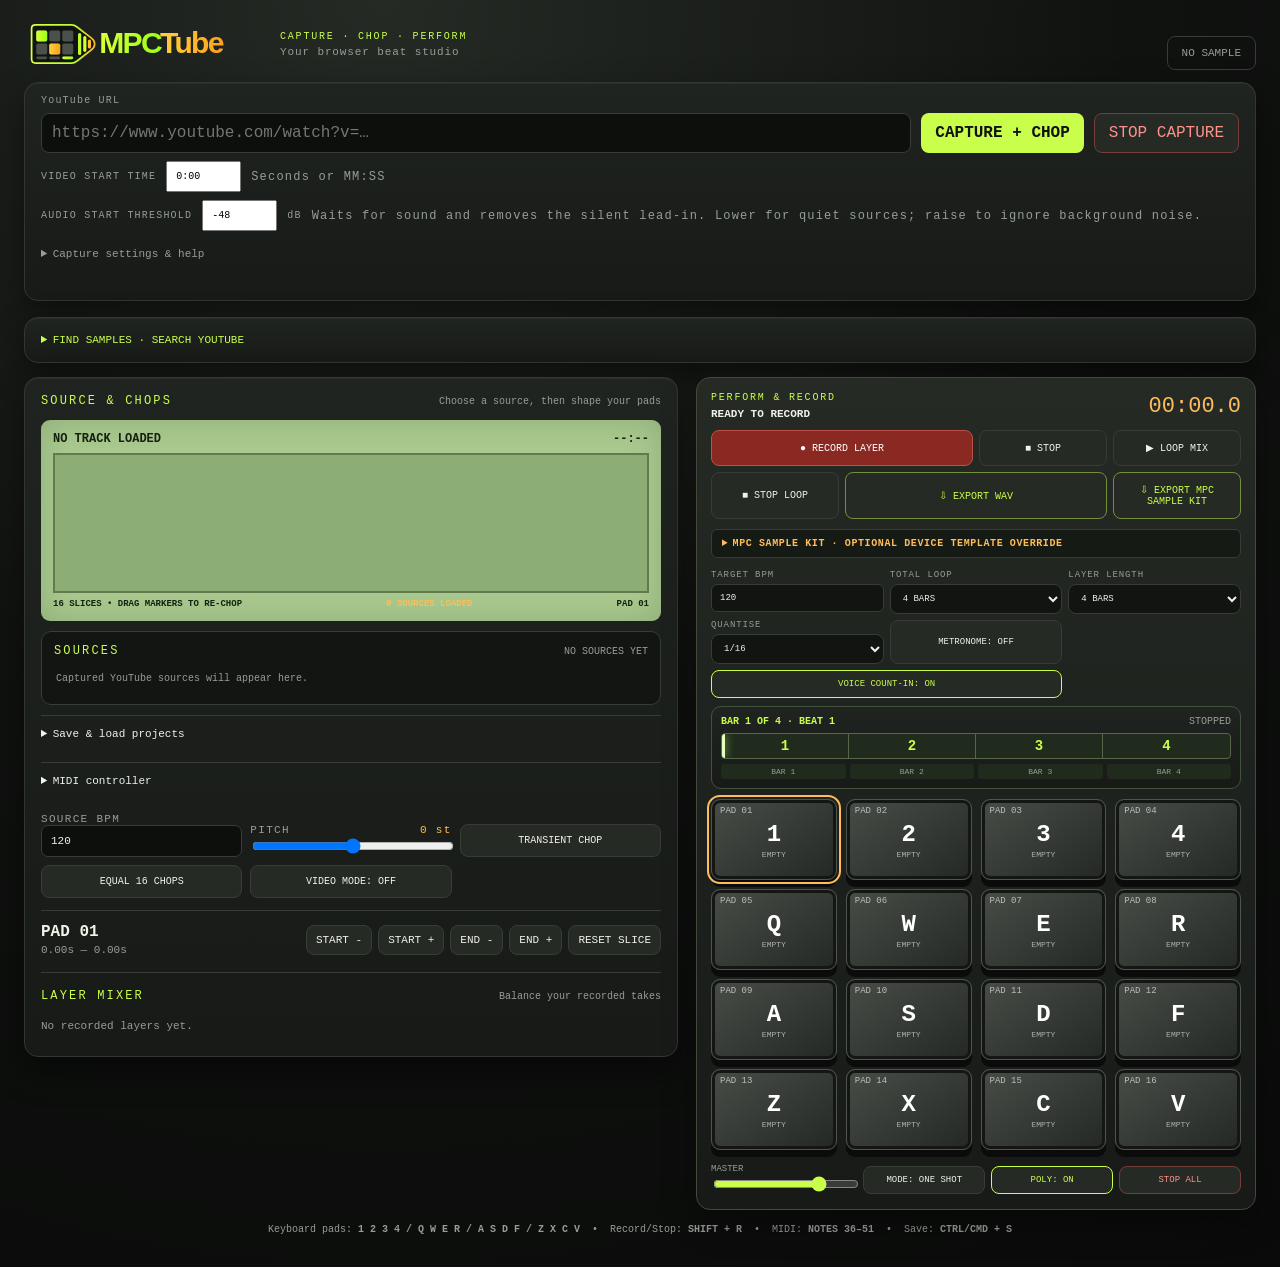
<file: docs/index.html>
<!DOCTYPE html>

<!-- pages-build:26 -->
<html lang="en">
<head>
<meta charset="utf-8"/>
<meta content="width=device-width, initial-scale=1" name="viewport"/>
<title>MPCTube — YouTube MPC Sampler</title>
<meta content="Turn YouTube samples into beats with MPCTube. Capture audio, chop it across 16 pads, record layered loops and export your mix as WAV in your browser." name="description"/>
<meta content="#101310" name="theme-color"/>
<link href="https://southernadd-cmyk.github.io/sample/" rel="canonical"/>
<link href="favicon.svg" rel="icon" type="image/svg+xml"/>
<link href="favicon.ico" rel="icon" sizes="16x16 32x32 48x48"/>
<link href="apple-touch-icon.png" rel="apple-touch-icon" sizes="180x180"/>
<meta content="website" property="og:type"/>
<meta content="MPCTube" property="og:site_name"/>
<meta content="MPCTube — Capture. Chop. Layer. Loop." property="og:title"/>
<meta content="Turn YouTube samples into beats. Chop across 16 pads, build layered loops and export your mix as WAV — all in your browser." property="og:description"/>
<meta content="https://southernadd-cmyk.github.io/sample/" property="og:url"/>
<meta content="https://southernadd-cmyk.github.io/sample/mpctube-social.png" property="og:image"/>
<meta content="image/png" property="og:image:type"/>
<meta content="1200" property="og:image:width"/>
<meta content="630" property="og:image:height"/>
<meta content="MPCTube pad and waveform logo. Capture. Chop. Layer. Loop. Turn YouTube samples into beats and export as WAV." property="og:image:alt"/>
<meta content="en_GB" property="og:locale"/>
<meta content="summary_large_image" name="twitter:card"/>
<meta content="MPCTube — Capture. Chop. Layer. Loop." name="twitter:title"/>
<meta content="Turn YouTube samples into beats. Capture, chop, layer and export your loop as WAV in your browser." name="twitter:description"/>
<meta content="https://southernadd-cmyk.github.io/sample/mpctube-social.png" name="twitter:image"/>
<meta content="MPCTube — Capture. Chop. Layer. Loop." name="twitter:image:alt"/>
<link href="style.css?v=20261001-studio" rel="stylesheet"/>
<style>.youtube-search{padding:12px 16px;margin-bottom:14px}.youtube-search summary{cursor:pointer;color:var(--lime);font-size:11px;padding:4px 0}.youtube-search[open] summary{margin-bottom:12px}.youtube-search a{color:var(--amber);font-size:11px}.youtube-search-results{display:grid;grid-template-columns:repeat(2,minmax(0,1fr));gap:10px;max-height:380px;overflow:auto}.youtube-search-result{padding:12px;background:#121612;border:1px solid var(--line);border-radius:8px}.youtube-search-result strong{display:block;font-size:12px;margin-bottom:6px}.youtube-search-result small{color:var(--muted);display:block;margin-bottom:10px}.youtube-search-actions{display:flex;gap:8px;flex-wrap:wrap}.youtube-search-actions button{font:inherit;font-size:10px;cursor:pointer;padding:8px;border-radius:6px;border:1px solid var(--line);background:#252a25;color:var(--ink)}@media(max-width:700px){.youtube-search-results{grid-template-columns:1fr}}</style></head>
<body>
<main class="shell">
<header class="topbar">
<div class="brand">
<img alt="MPCTube" class="brand-logo" src="mpctube-logo.svg"/>
<div class="brand-copy">
<div class="eyebrow">CAPTURE · CHOP · PERFORM</div>
<div class="brand-tagline">Your browser beat studio</div>
</div>
</div>
<div class="status" id="audioState">NO SAMPLE</div>
</header>
<section class="loader panel">
<label for="youtubeUrl">YouTube URL</label>
<div class="load-row">
<input autocomplete="off" id="youtubeUrl" placeholder="https://www.youtube.com/watch?v=…" type="url"/>
<button class="primary" id="captureYoutube">CAPTURE + CHOP</button>
<button class="danger" disabled="" id="stopCapture">STOP CAPTURE</button>
</div><label class="capture-threshold" for="captureStart">VIDEO START TIME
        <input aria-describedby="captureStartHint" id="captureStart" placeholder="1:30" type="text" value="0:00"/>
<span class="hint" id="captureStartHint">Seconds or MM:SS</span>
</label><label class="capture-threshold" for="captureThreshold">AUDIO START THRESHOLD
        <input id="captureThreshold" max="-12" min="-72" step="3" type="number" value="-48"/> dB
        <span class="hint">Waits for sound and removes the silent lead-in. Lower for quiet sources; raise to ignore background noise.</span>
</label><details class="capture-options"><summary>Capture settings &amp; help</summary><div class="capture-row">
<span class="hint">Choose <strong>This Tab</strong> in Chrome and enable tab audio. Let the section you want play, then stop capture. Everything stays in your browser.</span>
</div></details>
<div aria-live="polite" class="message" id="message"></div>
</section>
<details class="youtube-search panel"><summary>FIND SAMPLES · SEARCH YOUTUBE</summary>
<form id="youtubeSearchForm" class="load-row"><input id="youtubeSearchQuery" type="search" maxlength="200" placeholder="Search artists, drum breaks, vocals…" aria-label="Search YouTube" required><button id="youtubeSearchButton" class="primary" type="submit">SEARCH</button></form>
<a id="youtubeSearchExternal" href="https://www.youtube.com/" target="_blank" rel="noopener noreferrer">Open YouTube Search ↗</a>
<p class="hint">Search provided by a public Invidious instance. Availability may vary.</p><p id="youtubeSearchStatus" class="hint" role="status"></p><div id="youtubeSearchResults" class="youtube-search-results"></div></details>
<section class="workspace">
<div class="left panel"><div class="workspace-heading"><span class="section-label">SOURCE &amp; CHOPS</span><span>Choose a source, then shape your pads</span></div>
<div class="screen">
<div class="screen-meta">
<span id="trackTitle">NO TRACK LOADED</span>
<span id="duration">--:--</span>
</div>
<canvas height="260" id="waveform" width="960"></canvas>
<div class="screen-footer">
<span>16 SLICES • DRAG MARKERS TO RE-CHOP</span>
<span id="sourceInfo">1 SOURCE</span>
<span id="selectedInfo">PAD 01</span>
</div>
</div><section class="sources-panel">
<div class="sources-head">
<span class="section-label">SOURCES</span>
<span id="sourcesSummary">NO SOURCES YET</span>
</div>
<div class="sources-list" id="sourcesList">
<div class="sources-empty">Captured YouTube sources will appear here.</div>
</div>
</section>
<details class="setup-details"><summary>Save &amp; load projects</summary><section class="project-panel">
<div class="project-head">
<div>
<span class="section-label">PROJECT</span>
<span id="projectStatus">UNSAVED</span>
</div>
<span class="project-hint">Saved locally in this browser, including captured audio.</span>
</div>
<div class="project-row">
<input aria-label="Project name" id="projectName" maxlength="60" type="text" value="My MPCTube Project"/>
<button class="primary" id="saveProject">SAVE PROJECT</button>
</div>
<div class="project-row project-load-row">
<select aria-label="Saved projects" id="savedProjects">
<option value="">No saved projects</option>
</select>
<button class="toggle" disabled="" id="loadProject">LOAD</button>
<button class="danger" disabled="" id="deleteProject">DELETE</button>
</div>
</section></details>
<details class="setup-details"><summary>MIDI controller</summary><section class="midi-panel">
<div class="midi-head">
<div>
<span class="section-label">MIDI</span>
<span id="midiStatus">NOT CONNECTED</span>
</div>
<div class="midi-actions">
<button class="toggle" id="midiConnect">ENABLE MIDI</button>
<button class="toggle" disabled="" id="midiLearn">MIDI LEARN</button>
<button class="toggle" disabled="" id="midiReset">RESET MAP</button>
</div>
</div>
<div class="midi-body">
<label>INPUT
              <select disabled="" id="midiDevice">
<option value="">No MIDI input</option>
</select>
</label>
<div class="midi-map-status" id="midiMapStatus">Default map: MIDI notes 36–51 → Pads 01–16.</div>
</div>
</section></details>
<div class="controls">
<label>SOURCE BPM<input id="sourceBpm" max="240" min="40" step="1" type="number" value="120"/></label>
<label>PITCH <span class="control-value" id="pitchValue">0 st</span><input id="pitch" max="12" min="-12" step="1" type="range" value="0"/></label>
<button class="toggle" id="autoChop">TRANSIENT CHOP</button>
<button class="toggle" id="equalChop">EQUAL 16 CHOPS</button>
<button class="toggle" id="videoMode">VIDEO MODE: OFF</button>
</div>
<div class="edit">
<div><strong id="editPad">PAD 01</strong><span id="editTime">0.00s — 0.00s</span></div>
<div class="edit-buttons">
<button data-nudge="start:-0.05">START -</button>
<button data-nudge="start:0.05">START +</button>
<button data-nudge="end:-0.05">END -</button>
<button data-nudge="end:0.05">END +</button>
<button id="resetSlice">RESET SLICE</button>
</div>
</div><div aria-hidden="true" class="video-panel hidden" id="videoPanel">
<div class="video-head">
<span>VIDEO PLAYBACK</span>
<span id="videoStatus">NO VIDEO</span>
</div>
<div class="video-stage">
<div id="youtubePlayer"></div>
<video id="localVideo" muted="" playsinline="" preload="metadata"></video>
<div class="video-placeholder" id="videoPlaceholder">PASTE A YOUTUBE URL AND CAPTURE</div>
</div>
</div>
<section class="mix-panel"><div class="sources-head"><span class="section-label">LAYER MIXER</span><span>Balance your recorded takes</span></div><div class="layers" id="layers">
<div class="empty-layer">No recorded layers yet.</div>
</div></section></div>
<div class="pad-workspace"><section class="recorder">
<div class="recorder-head">
<div>
<div class="section-label">PERFORM &amp; RECORD</div>
<strong id="recordStatus">READY TO RECORD</strong>
</div>
<div class="clock" id="recordClock">00:00.0</div>
</div>
<div class="transport">
<button class="record" id="recordLayer" title="Shift+R">● RECORD LAYER <span class="shortcut">SHIFT+R</span></button>
<button id="stopRecord">■ STOP</button>
<button id="playLayers">▶ LOOP MIX</button>
<button id="stopLayers">■ STOP LOOP</button>
<button class="export" id="exportWav">⇩ EXPORT WAV</button>
<button class="export" id="exportMpcKit" title="Save a native MPC Sample project with all 16 chops pre-assigned to pads A01–A16.">⇩ EXPORT MPC SAMPLE KIT</button>
</div>
<details class="mpc-export-setup">
<summary>MPC SAMPLE KIT · OPTIONAL DEVICE TEMPLATE OVERRIDE</summary>
<div class="mpc-export-content">
<p>No setup is needed: Export MPC Sample Kit includes a native .xpj project and 16 WAV samples assigned to pads A01–A16. If your firmware does not accept the built-in project, you can optionally load an empty .xpj saved by your own MPC Sample as a compatibility override.</p>
<div class="mpc-export-actions"><button id="chooseMpcTemplate" type="button">USE MY DEVICE .XPJ INSTEAD</button><span id="mpcTemplateStatus" role="status">BUILT-IN MPC SAMPLE .XPJ READY — NO SETUP REQUIRED</span></div>
<input hidden id="mpcTemplateFile" type="file" accept=".xpj,application/octet-stream"/>
<p>Exports use the active source, current chop boundaries, tempo and pitch. They do not include recorded beats. Every ZIP includes the native .xpj and a matching _[ProjectData] folder, plus the pad map.</p>
</div>
</details>
<div class="groove-controls"><label class="performance-tempo">TARGET BPM<input id="targetBpm" max="240" min="40" step="1" type="number" value="120"/></label>
<label>TOTAL LOOP
<select id="loopBars">
<option value="1">1 BAR</option>
<option value="2">2 BARS</option>
<option selected="" value="4">4 BARS</option>
<option value="8">8 BARS</option>
</select>
</label><label>LAYER LENGTH<select aria-label="Recording length for new layer" id="layerBars"><option value="1">1 BAR</option><option value="2">2 BARS</option><option selected="" value="4">4 BARS</option><option value="8">8 BARS</option></select></label>
<label>QUANTISE
              <select id="quantise">
<option value="off">OFF</option>
<option value="4">1/4</option>
<option value="8">1/8</option>
<option selected="" value="16">1/16</option>
<option value="32">1/32</option>
</select>
</label>
<button class="toggle" id="metronome">METRONOME: OFF</button>
<button class="toggle active" id="countIn" title="Spoken 3, 2, 1, GO. Recording begins on GO; voice is excluded from WAV export.">VOICE COUNT-IN: ON</button>
</div>
<div aria-label="Loop position" class="bar-progress" id="barProgress">
<div class="bar-progress-heading"><strong id="barPosition">BAR 1 OF 4 · BEAT 1</strong><span id="barProgressState">STOPPED</span></div>
<div class="beat-track"><div class="bar-fill" id="barFill"></div><div class="beat-cells"><span>1</span><span>2</span><span>3</span><span>4</span></div><div class="bar-playhead" id="barPlayhead"></div></div>
<div class="loop-bar-markers" id="loopBarMarkers"></div>
</div></section>
<div aria-label="16 sample pads" class="pads panel" id="pads"></div>
<div class="performance-tools"><label>MASTER<input id="masterVolume" max="1.2" min="0" step="0.01" type="range" value="0.9"/></label><button class="toggle" data-mode="oneshot" id="modeBtn">MODE: ONE SHOT</button><button aria-pressed="true" class="toggle active" id="chokeBtn">POLY: ON</button><button class="danger" id="stopAll">STOP ALL</button></div></div>
</section>
<footer>Keyboard pads: <strong>1 2 3 4 / Q W E R / A S D F / Z X C V</strong>  •  Record/Stop: <strong>SHIFT + R</strong>  •  MIDI: <strong>NOTES 36–51</strong>  •  Save: <strong>CTRL/CMD + S</strong></footer>
</main>
<script src="config.js?v=20260929-1915"></script>
<script src="mpc-kit-export.js?v=20261020-bundled-1"></script>
<script src="app.js?v=20261020-bundled-1"></script>
</body>
</html>
</file>
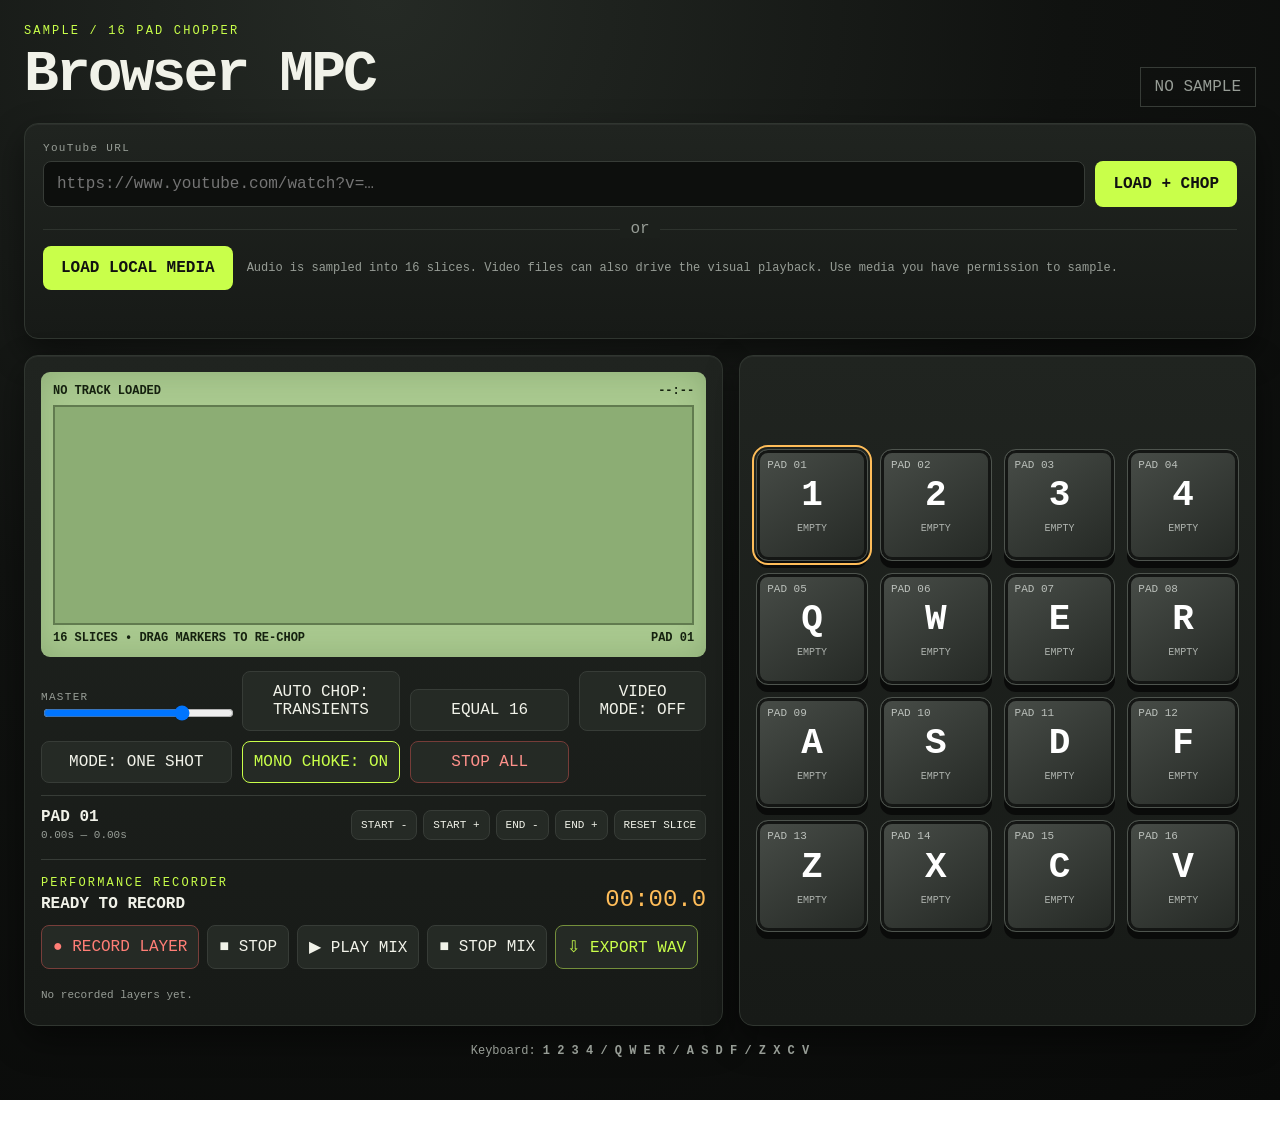
<file: static/index.html>
<!doctype html>
<html lang="en">
<head>
  <meta charset="utf-8">
  <meta name="viewport" content="width=device-width, initial-scale=1">
  <title>Sample — MPC-style browser sampler</title>
  <link rel="stylesheet" href="/static/style.css">
</head>
<body>
  <main class="shell">
    <header class="topbar">
      <div>
        <div class="eyebrow">SAMPLE / 16 PAD CHOPPER</div>
        <h1>Browser MPC</h1>
      </div>
      <div id="audioState" class="status">NO SAMPLE</div>
    </header>

    <section class="loader panel">
      <label for="youtubeUrl">YouTube URL</label>
      <div class="load-row">
        <input id="youtubeUrl" type="url" placeholder="https://www.youtube.com/watch?v=…" autocomplete="off">
        <button id="loadYoutube" class="primary">LOAD + CHOP</button>
      </div>
      <div class="or"><span>or</span></div>
      <div class="file-row">
        <label class="file-button">LOAD LOCAL MEDIA<input id="audioFile" type="file" accept="audio/*,video/*"></label>
        <span class="hint">Audio is sampled into 16 slices. Video files can also drive the visual playback. Use media you have permission to sample.</span>
      </div>
      <div id="message" class="message" aria-live="polite"></div>
    </section>

    <section class="workspace">
      <div class="left panel">
        <div id="videoPanel" class="video-panel hidden" aria-hidden="true">
          <div class="video-head">
            <span>VIDEO PLAYBACK</span>
            <span id="videoStatus">NO VIDEO</span>
          </div>
          <div class="video-stage">
            <div id="youtubePlayer"></div>
            <video id="localVideo" muted playsinline preload="metadata"></video>
            <div id="videoPlaceholder" class="video-placeholder">LOAD A YOUTUBE URL OR LOCAL VIDEO</div>
          </div>
        </div>

        <div class="screen">
          <div class="screen-meta">
            <span id="trackTitle">NO TRACK LOADED</span>
            <span id="duration">--:--</span>
          </div>
          <canvas id="waveform" width="960" height="260"></canvas>
          <div class="screen-footer">
            <span>16 SLICES • DRAG MARKERS TO RE-CHOP</span>
            <span id="selectedInfo">PAD 01</span>
          </div>
        </div>

        <div class="controls">
          <label>MASTER<input id="masterVolume" type="range" min="0" max="1.2" value="0.9" step="0.01"></label>
          <button id="autoChop" class="toggle">AUTO CHOP: TRANSIENTS</button>
          <button id="equalChop" class="toggle">EQUAL 16</button>
          <button id="videoMode" class="toggle">VIDEO MODE: OFF</button>
          <button id="modeBtn" class="toggle" data-mode="oneshot">MODE: ONE SHOT</button>
          <button id="chokeBtn" class="toggle active" aria-pressed="true">MONO CHOKE: ON</button>
          <button id="stopAll" class="danger">STOP ALL</button>
        </div>

        <div class="edit">
          <div><strong id="editPad">PAD 01</strong><span id="editTime">0.00s — 0.00s</span></div>
          <div class="edit-buttons">
            <button data-nudge="start:-0.05">START -</button>
            <button data-nudge="start:0.05">START +</button>
            <button data-nudge="end:-0.05">END -</button>
            <button data-nudge="end:0.05">END +</button>
            <button id="resetSlice">RESET SLICE</button>
          </div>
        </div>

        <section class="recorder">
          <div class="recorder-head">
            <div>
              <div class="section-label">PERFORMANCE RECORDER</div>
              <strong id="recordStatus">READY TO RECORD</strong>
            </div>
            <div id="recordClock" class="clock">00:00.0</div>
          </div>
          <div class="transport">
            <button id="recordLayer" class="record">● RECORD LAYER</button>
            <button id="stopRecord">■ STOP</button>
            <button id="playLayers">▶ PLAY MIX</button>
            <button id="stopLayers">■ STOP MIX</button>
            <button id="exportWav" class="export">⇩ EXPORT WAV</button>
          </div>
          <div id="layers" class="layers">
            <div class="empty-layer">No recorded layers yet.</div>
          </div>
        </section>
      </div>

      <div class="pads panel" id="pads" aria-label="16 sample pads"></div>
    </section>

    <footer>Keyboard: <strong>1 2 3 4 / Q W E R / A S D F / Z X C V</strong></footer>
  </main>
  <script src="/static/app.js"></script>
</body>
</html>
</file>
<file: docs/style.css>
*{box-sizing:border-box}:root{--bg:#111311;--panel:#1b1e1b;--line:#373c37;--ink:#f1f2e9;--muted:#979d96;--lime:#c9ff4a;--amber:#ffbd59;--red:#ff665f;--screen:#a9c98f;--screenInk:#15210f}
body{margin:0;background:radial-gradient(circle at 30% 0,#252a25 0,#101210 48%,#090a09 100%);color:var(--ink);font-family:ui-monospace,SFMono-Regular,Menlo,Consolas,monospace;min-height:100vh}button,input{font:inherit}.shell{max-width:1280px;margin:auto;padding:24px}.topbar{display:flex;justify-content:space-between;align-items:end;margin-bottom:16px}.eyebrow,.section-label{font-size:12px;letter-spacing:.18em;color:var(--lime)}h1{margin:4px 0 0;font-size:clamp(30px,5vw,58px);letter-spacing:-.05em}.status{border:1px solid var(--line);padding:10px 14px;color:var(--muted)}
.panel{background:linear-gradient(180deg,#202420,#171a17);border:1px solid #303630;box-shadow:0 14px 34px #0007,inset 0 1px #ffffff0c;border-radius:14px}.loader{padding:18px;margin-bottom:16px}.loader>label,.controls label{display:block;font-size:11px;color:var(--muted);letter-spacing:.12em;margin-bottom:7px}.load-row{display:flex;gap:10px}.load-row input{flex:1;background:#0d0f0d;color:white;border:1px solid var(--line);border-radius:8px;padding:13px}.primary,.file-button{background:var(--lime);color:#111;border:0;border-radius:8px;font-weight:900;padding:13px 18px;cursor:pointer}.or{height:20px;text-align:center;border-bottom:1px solid #2e332e;margin:3px 0 16px}.or span{position:relative;top:10px;background:#1c201c;color:var(--muted);padding:0 10px}.file-row{display:flex;gap:14px;align-items:center}.capture-row{display:flex;gap:10px;align-items:center;flex-wrap:wrap;margin-top:12px;padding:12px;border:1px dashed #3a403a;border-radius:9px;background:#111411}.capture-row .hint{flex:1 1 320px}.capture-row button:disabled{opacity:.45;cursor:not-allowed}.file-button input{display:none}.hint{font-size:12px;color:var(--muted)}.message{min-height:18px;margin-top:12px;font-size:12px;color:var(--amber)}
.workspace{display:grid;grid-template-columns:minmax(0,1.15fr) minmax(420px,.85fr);gap:16px;align-items:start}.left{padding:16px}.screen{background:var(--screen);color:var(--screenInk);border-radius:9px;padding:12px;box-shadow:inset 0 0 30px #304c2338}.screen-meta,.screen-footer{display:flex;justify-content:space-between;font-weight:900;font-size:12px}.screen-meta{margin-bottom:7px}.screen-footer{margin-top:6px}#waveform{display:block;width:100%;height:220px;background:#8cad74;border:2px solid #617b4f}
.controls{display:grid;grid-template-columns:repeat(auto-fit,minmax(135px,1fr));gap:10px;margin-top:14px;align-items:end}.controls input{width:100%}.controls input[type=number]{background:#0d0f0d;color:var(--ink);border:1px solid var(--line);border-radius:7px;padding:9px}.control-value{float:right;color:var(--amber);font-size:11px}.toggle,.danger,.edit button,.transport button,.layer button{border:1px solid var(--line);background:#252a25;color:var(--ink);border-radius:8px;padding:11px;cursor:pointer}.toggle.active{border-color:var(--lime);color:var(--lime)}.danger{border-color:#763c38;color:#ff918b}.edit{margin-top:12px;border-top:1px solid var(--line);padding-top:12px;display:flex;justify-content:space-between;gap:12px;align-items:center}.edit span{display:block;color:var(--muted);font-size:11px;margin-top:3px}.edit-buttons{display:flex;gap:6px;flex-wrap:wrap}.edit button{font-size:11px;padding:8px 9px}
.recorder{margin-top:18px;padding-top:16px;border-top:1px solid var(--line)}.recorder-head{display:flex;justify-content:space-between;align-items:end}.recorder-head strong{display:block;margin-top:5px}.clock{font-size:24px;color:var(--amber)}.transport{display:flex;gap:8px;flex-wrap:wrap;margin:12px 0}.transport .record{border-color:#783e3a;color:#ff7e76}.transport .record.active{background:#a7241d;color:white;animation:pulse 1s infinite}.transport .export{border-color:#748f3b;color:var(--lime)}@keyframes pulse{50%{filter:brightness(1.35)}}.layers{display:grid;gap:7px}.layer{display:grid;grid-template-columns:1fr auto auto auto;gap:7px;align-items:center;background:#111411;border:1px solid #2b302b;padding:8px;border-radius:8px}.layer-meta{display:flex;gap:10px;align-items:center}.layer-name{font-weight:900}.layer-events{color:var(--muted);font-size:11px}.layer.muted{opacity:.48}.layer button{padding:6px 9px;font-size:10px}.empty-layer{font-size:11px;color:var(--muted);padding:8px 0}
.pads{padding:16px;display:grid;grid-template-columns:repeat(4,1fr);gap:12px;align-content:start;align-self:start}.pad{aspect-ratio:1/1;border:1px solid #4e544e;border-radius:12px;background:linear-gradient(145deg,#484d48,#242824);box-shadow:inset 0 0 0 3px #141614,0 7px 0 #0a0b0a;color:white;cursor:pointer;position:relative;transition:transform .03s,filter .05s}.pad:hover{filter:brightness(1.12)}.pad.hit{transform:translateY(5px);box-shadow:inset 0 0 0 3px #141614,0 2px 0 #0a0b0a;background:linear-gradient(145deg,#d4ff69,#71883d);color:#111}.pad.selected{outline:2px solid var(--amber);outline-offset:2px}.pad .num{position:absolute;left:10px;top:9px;font-size:11px;color:#bbc0bb}.pad .key{font-size:clamp(20px,3vw,36px);font-weight:900}.pad .slice{display:block;font-size:10px;color:#aeb3ae;margin-top:7px}.pad.hit .num,.pad.hit .slice{color:#1b2116}footer{text-align:center;color:var(--muted);font-size:12px;padding:18px}
@media(max-width:920px){.workspace{grid-template-columns:1fr}.pads{min-height:0}.controls{grid-template-columns:repeat(2,1fr)}.edit{align-items:flex-start;flex-direction:column}}@media(max-width:560px){.shell{padding:12px}.load-row,.file-row,.capture-row{flex-direction:column;align-items:stretch}.pads{gap:8px;padding:10px;min-height:auto}.pad{border-radius:9px}.workspace{gap:10px}.topbar{align-items:flex-start}.status{font-size:10px}.controls{grid-template-columns:1fr}.edit-buttons button{flex:1}.transport button{flex:1 1 45%}.layer{grid-template-columns:1fr auto}.layer button:last-child{grid-column:2}}
.video-panel{margin-bottom:14px;border:1px solid var(--line);border-radius:10px;overflow:hidden;background:#090a09}
.video-panel.hidden{display:none}.video-head{display:flex;justify-content:space-between;padding:8px 10px;font-size:11px;color:var(--muted);letter-spacing:.08em;background:#151815}
.video-stage{position:relative;aspect-ratio:16/9;background:#050505;overflow:hidden}
.video-stage iframe,.video-stage video{position:absolute;inset:0;width:100%;height:100%;border:0;object-fit:contain;background:#000;display:none}
.video-stage iframe.active,.video-stage video.active{display:block}.video-placeholder{position:absolute;inset:0;display:grid;place-items:center;color:#5f665f;font-size:12px;text-align:center;padding:20px}
.video-placeholder.hidden{display:none}

.groove-controls{display:grid;grid-template-columns:repeat(4,minmax(120px,1fr));gap:8px;margin:14px 0 8px}
.groove-controls label{display:flex;flex-direction:column;gap:6px;font-size:10px;letter-spacing:.1em;color:var(--muted)}
.groove-controls select{background:#111411;color:var(--ink);border:1px solid var(--line);border-radius:8px;padding:10px;font:inherit}
.groove-controls button{border:1px solid var(--line);background:#252a25;color:var(--ink);border-radius:8px;padding:10px;cursor:pointer}
.groove-controls button.active{border-color:var(--lime);color:var(--lime)}
@media(max-width:700px){.groove-controls{grid-template-columns:1fr 1fr}}

.layer-meta{min-width:0;flex-wrap:wrap}
.layer-source{display:block;max-width:220px;overflow:hidden;text-overflow:ellipsis;white-space:nowrap;color:var(--amber);font-size:10px}
#sourceInfo{color:var(--amber)}

.brand{display:flex;align-items:center;gap:16px;min-width:0}
.brand-logo{display:block;width:min(360px,48vw);height:auto;max-height:76px;object-fit:contain;object-position:left center}
.brand-copy{min-width:0}
.brand-tagline{margin-top:4px;color:var(--muted);font-size:11px;letter-spacing:.08em}
.sources-panel{margin-top:14px;padding:12px;border:1px solid var(--line);border-radius:10px;background:#121512}
.sources-head{display:flex;justify-content:space-between;align-items:center;margin-bottom:9px}
.sources-head>span:last-child{font-size:10px;color:var(--muted)}
.sources-list{display:flex;gap:8px;overflow-x:auto;padding-bottom:2px;scrollbar-width:thin}
.source-card{flex:0 0 min(260px,78vw);display:grid;grid-template-columns:auto minmax(0,1fr) auto;gap:9px;align-items:center;text-align:left;border:1px solid var(--line);background:#202420;color:var(--ink);border-radius:9px;padding:9px;cursor:pointer}
.source-card:hover{border-color:#657065}
.source-card.active{border-color:var(--lime);box-shadow:inset 0 0 0 1px #c9ff4a33}
.source-index{display:grid;place-items:center;width:30px;height:30px;border-radius:7px;background:#0d100d;color:var(--lime);font-weight:900;font-size:11px}
.source-copy{min-width:0}
.source-copy strong,.source-copy small{display:block;overflow:hidden;text-overflow:ellipsis;white-space:nowrap}
.source-copy strong{font-size:11px}
.source-copy small{margin-top:3px;color:var(--muted);font-size:9px}
.source-use{font-size:9px;color:var(--amber);font-weight:900}
.source-card.active .source-use{color:var(--lime)}
.sources-empty{color:var(--muted);font-size:10px;padding:6px 2px}
@media(max-width:700px){.topbar{align-items:flex-start}.brand{gap:10px}.brand-logo{width:min(260px,62vw)}.brand-copy{display:none}}

.midi-panel{margin-top:14px;padding:12px;border:1px solid var(--line);border-radius:10px;background:#121512}
.midi-head{display:flex;justify-content:space-between;gap:12px;align-items:center}
.midi-head>div:first-child{display:flex;gap:10px;align-items:center;min-width:0}
#midiStatus{font-size:10px;color:var(--muted);overflow:hidden;text-overflow:ellipsis;white-space:nowrap}
.midi-actions{display:flex;gap:7px;flex-wrap:wrap;justify-content:flex-end}
.midi-actions button{padding:8px 10px;font-size:10px}
.midi-body{display:grid;grid-template-columns:minmax(180px,280px) 1fr;gap:12px;align-items:end;margin-top:10px}
.midi-body label{display:flex;flex-direction:column;gap:5px;font-size:10px;letter-spacing:.1em;color:var(--muted)}
.midi-body select{background:#0d0f0d;color:var(--ink);border:1px solid var(--line);border-radius:7px;padding:9px;min-width:0}
.midi-map-status{font-size:10px;color:var(--amber);padding-bottom:9px}
.shortcut{font-size:9px;opacity:.7;margin-left:5px}
@media(max-width:700px){.midi-head{align-items:flex-start;flex-direction:column}.midi-actions{justify-content:flex-start}.midi-body{grid-template-columns:1fr}.midi-map-status{padding-bottom:0}}

.project-panel{margin-top:14px;padding:12px;border:1px solid var(--line);border-radius:10px;background:#121512}
.project-head{display:flex;justify-content:space-between;gap:12px;align-items:center;margin-bottom:10px}
.project-head>div:first-child{display:flex;align-items:center;gap:10px}
#projectStatus{font-size:10px;color:var(--amber)}
.project-hint{font-size:9px;color:var(--muted);text-align:right}
.project-row{display:grid;grid-template-columns:minmax(0,1fr) auto;gap:8px}
.project-row input,.project-row select{min-width:0;background:#0d0f0d;color:var(--ink);border:1px solid var(--line);border-radius:8px;padding:10px}
.project-load-row{grid-template-columns:minmax(0,1fr) auto auto;margin-top:8px}
.project-row button{white-space:nowrap}
@media(max-width:700px){.project-head{align-items:flex-start;flex-direction:column}.project-hint{text-align:left}.project-row,.project-load-row{grid-template-columns:1fr}.project-row button{width:100%}}

.clock.counting{font-size:44px;line-height:1;color:var(--lime);font-weight:900;min-width:100px;text-align:center}

.capture-threshold{display:flex;align-items:center;gap:10px;flex-wrap:wrap;margin-top:12px;font-size:11px;color:var(--muted)}.capture-threshold input{width:75px;padding:8px}

.bar-progress{margin:14px 0;padding:12px;background:#111811;border:1px solid #40523b;border-radius:8px;color:var(--lime)}
.bar-progress-heading{display:flex;justify-content:space-between;gap:8px;font-size:12px;margin-bottom:10px;font-variant-numeric:tabular-nums}
.bar-progress-heading>span{font-size:10px;color:var(--muted)}
.beat-track{position:relative;height:40px;overflow:hidden;background:#202b1d;border:1px solid #56684a;border-radius:4px}
.bar-fill{position:absolute;inset:0 auto 0 0;background:#759b3d;opacity:.35}
.beat-cells{position:absolute;inset:0;display:grid;grid-template-columns:repeat(4,1fr)}
.beat-cells span{display:grid;place-items:center;border-right:1px solid #56684a;font-size:18px;font-weight:900}
.beat-cells span:last-child{border:0}.beat-cells .current{background:#a2cb5430;color:#e4ffc0}
.bar-playhead{position:absolute;top:0;bottom:0;width:3px;background:#e4ffc0;box-shadow:0 0 8px #a2cb54}
.loop-bar-markers{display:flex;gap:4px;margin-top:8px}.loop-bar-markers span{flex:1;text-align:center;font-size:9px;padding:5px 0;background:#202b1d;border-radius:3px;color:var(--muted)}
.loop-bar-markers .current{background:#668934;color:#fff}.is-recording{border-color:#c95b50}.is-recording .bar-playhead{background:#ff8a7f;box-shadow:0 0 8px #ff8a7f}

.pad-workspace{min-width:0;align-self:start;display:grid;gap:12px}.pad-workspace .bar-progress{margin:0;padding:14px;background:linear-gradient(180deg,#202420,#171a17);border-radius:10px}

.layer{grid-template-columns:minmax(0,1fr) auto auto auto}.layer-volume{grid-column:1 / -1;grid-row:2;display:flex;gap:10px;align-items:center;font-size:10px;color:var(--muted)}.layer-volume input{flex:1;min-width:60px;accent-color:var(--lime)}.layer-volume output{min-width:4ch;text-align:right;color:var(--amber);font-variant-numeric:tabular-nums}
@media(max-width:560px){.layer{grid-template-columns:minmax(0,1fr) auto auto auto}.layer button{padding:6px;font-size:9px}.layer button:last-child{grid-column:auto}}

/* Studio layout: keep the performance surface together and within desktop height. */
.shell{max-width:1560px;padding:18px 24px}.topbar{margin-bottom:12px}.brand-logo{width:240px;max-height:52px}.eyebrow{font-size:10px}.status{border-radius:8px;font-size:11px}.loader{padding:12px 16px}.loader>label{font-size:10px}.load-row input{padding:10px}.load-row button{padding:10px 14px}.loader .capture-threshold{display:inline-flex;margin:8px 20px 0 0}.capture-options{display:inline-block;vertical-align:top;margin-top:9px}.capture-options summary,.setup-details summary{cursor:pointer;color:var(--muted);font-size:11px;padding:8px 0}.capture-options[open]{display:block}.capture-options .capture-row{margin-top:4px;padding:8px}.message{margin-top:6px;min-height:14px;font-size:11px}
.workspace{grid-template-columns:minmax(0,1fr) minmax(420px,560px);gap:18px}.left{padding:16px}.workspace-heading{display:flex;justify-content:space-between;gap:12px;margin-bottom:12px;align-items:center}.workspace-heading>span:last-child{font-size:10px;color:var(--muted)}#waveform{height:140px}.screen-meta{gap:12px}.screen-meta #trackTitle{overflow:hidden;text-overflow:ellipsis;white-space:nowrap}.screen-footer{font-size:9px;gap:8px}.sources-panel{margin-top:10px}.controls{grid-template-columns:repeat(3,minmax(0,1fr));gap:8px}.controls button{font-size:10px;padding:10px 6px}.controls label{margin:0}.edit{margin-bottom:12px}.video-panel{margin-top:12px}.video-stage{max-height:240px}.setup-details{border-top:1px solid var(--line);margin-top:10px}.setup-details summary{padding:12px 0;color:var(--ink)}.setup-details .project-panel,.setup-details .midi-panel{margin:0 0 12px}.mix-panel{margin-top:16px;padding-top:16px;border-top:1px solid var(--line)}
.pad-workspace{position:sticky;top:14px;gap:10px;padding:14px;background:linear-gradient(180deg,#252a25,#171a17);border:1px solid #414a3b;border-radius:14px;box-shadow:0 14px 34px #0005}.recorder{margin:0;padding:0;border:0}.recorder-head{align-items:center}.recorder-head strong{font-size:11px}.recorder-head .section-label{font-size:10px}.clock{font-size:22px}.clock.counting{font-size:28px;min-width:70px}.transport{display:grid;grid-template-columns:repeat(4,minmax(0,1fr));gap:6px;margin:10px 0}.transport button{font-size:10px;padding:11px 6px;white-space:nowrap}.transport #recordLayer{grid-column:span 2;background:#8a2922;color:#fff;border-color:#bd5147}.transport #exportWav{grid-column:span 2}.transport .shortcut{display:none}.groove-controls{grid-template-columns:repeat(3,minmax(0,1fr));margin:8px 0;gap:6px}.groove-controls input{width:100%;padding:8px;border:1px solid var(--line);background:#111411;color:var(--ink);border-radius:6px;font:inherit}.groove-controls label{font-size:9px;gap:4px}.groove-controls select{padding:8px}.groove-controls button{font-size:9px;padding:8px 4px}.groove-controls #countIn{grid-column:span 2}.pad-workspace .bar-progress{padding:9px;margin-top:8px}.bar-progress-heading{font-size:10px;margin-bottom:6px}.beat-track{height:26px}.beat-cells span{font-size:14px}.loop-bar-markers{margin-top:5px}.loop-bar-markers span{padding:3px 0;font-size:8px}.pad-workspace .pads{width:100%;padding:0;gap:9px;border:0;box-shadow:none;background:none}.pad{aspect-ratio:auto;height:clamp(54px,9vh,92px);border-radius:9px}.pad .key{font-size:24px}.pad .num{font-size:9px;left:8px;top:6px}.pad .slice{font-size:8px;margin-top:2px}.performance-tools{display:grid;grid-template-columns:1.2fr 1fr 1fr 1fr;gap:6px;align-items:center;margin-top:4px}.performance-tools label{font-size:9px;color:var(--muted)}.performance-tools input{width:100%;accent-color:var(--lime)}.performance-tools button{padding:8px 4px;font-size:9px}button:focus-visible,summary:focus-visible,input:focus-visible,select:focus-visible{outline:2px solid var(--amber);outline-offset:3px}footer{font-size:10px;padding:14px}
@media(min-width:921px) and (max-height:760px){.pad{height:clamp(45px,8vh,60px)}.pad .slice{display:none}.pad-workspace{padding:10px}.transport button{padding:8px 4px}.groove-controls button,.groove-controls select,.groove-controls input{padding:6px}.brand-copy{display:none}}
@media(max-width:1100px) and (min-width:921px){.workspace{grid-template-columns:minmax(0,1fr) minmax(400px,.95fr)}.workspace-heading>span:last-child{display:none}.controls{grid-template-columns:repeat(2,minmax(0,1fr))}.brand-copy{display:none}}
@media(max-width:920px){.shell{padding:12px}.workspace{display:flex;flex-direction:column}.pad-workspace{order:-1;position:relative;top:auto;width:100%;max-width:600px;align-self:center}.left{width:100%}.pad{height:clamp(58px,10vh,86px)}.controls{grid-template-columns:repeat(3,minmax(0,1fr))}.brand-logo{width:210px}.load-row{flex-wrap:wrap}.load-row input{flex-basis:100%}.loader .capture-threshold{margin-right:8px}.edit{flex-direction:column;align-items:stretch}}
@media(max-width:560px){.load-row{flex-direction:row}.load-row button{flex:1;font-size:11px}.loader .capture-threshold{display:flex}.capture-options{display:block}.workspace-heading>span:last-child{display:none}.pad-workspace{padding:10px}.pad .key{font-size:22px}.pad .slice{display:none}.performance-tools{grid-template-columns:repeat(3,1fr)}.performance-tools label{grid-column:1/-1;display:flex;align-items:center;gap:12px}.performance-tools input{flex:1}.transport button{flex:none}.brand-logo{width:185px}.screen-footer>span:first-child{max-width:55%}.controls{grid-template-columns:repeat(2,minmax(0,1fr))}}

/* MPC hardware kit export: keep setup subordinate to the performance controls. */
.mpc-export-setup{border:1px solid var(--line);border-radius:6px;margin:9px 0 12px;padding:8px 10px;background:#151a15}
.mpc-export-setup summary{color:var(--amber);font-size:10px;font-weight:700;cursor:pointer;letter-spacing:.06em}
.mpc-export-content{padding:8px 0 3px;font-size:11px;color:var(--muted);line-height:1.55}
.mpc-export-content p{margin:6px 0 10px}
.mpc-export-actions{display:flex;align-items:center;flex-wrap:wrap;gap:9px;margin:7px 0}
.mpc-export-actions button{font:inherit;font-size:10px;font-weight:700;padding:9px 10px;cursor:pointer;border:1px solid var(--line);background:var(--panel);color:var(--ink);border-radius:5px}
.mpc-export-actions span{font-size:10px;color:var(--lime)}
#exportMpcKit{white-space:normal}
</file>
<file: static/style.css>
*{box-sizing:border-box}:root{--bg:#111311;--panel:#1b1e1b;--line:#373c37;--ink:#f1f2e9;--muted:#979d96;--lime:#c9ff4a;--amber:#ffbd59;--red:#ff665f;--screen:#a9c98f;--screenInk:#15210f}
body{margin:0;background:radial-gradient(circle at 30% 0,#252a25 0,#101210 48%,#090a09 100%);color:var(--ink);font-family:ui-monospace,SFMono-Regular,Menlo,Consolas,monospace;min-height:100vh}button,input{font:inherit}.shell{max-width:1280px;margin:auto;padding:24px}.topbar{display:flex;justify-content:space-between;align-items:end;margin-bottom:16px}.eyebrow,.section-label{font-size:12px;letter-spacing:.18em;color:var(--lime)}h1{margin:4px 0 0;font-size:clamp(30px,5vw,58px);letter-spacing:-.05em}.status{border:1px solid var(--line);padding:10px 14px;color:var(--muted)}
.panel{background:linear-gradient(180deg,#202420,#171a17);border:1px solid #303630;box-shadow:0 14px 34px #0007,inset 0 1px #ffffff0c;border-radius:14px}.loader{padding:18px;margin-bottom:16px}.loader>label,.controls label{display:block;font-size:11px;color:var(--muted);letter-spacing:.12em;margin-bottom:7px}.load-row{display:flex;gap:10px}.load-row input{flex:1;background:#0d0f0d;color:white;border:1px solid var(--line);border-radius:8px;padding:13px}.primary,.file-button{background:var(--lime);color:#111;border:0;border-radius:8px;font-weight:900;padding:13px 18px;cursor:pointer}.or{height:20px;text-align:center;border-bottom:1px solid #2e332e;margin:3px 0 16px}.or span{position:relative;top:10px;background:#1c201c;color:var(--muted);padding:0 10px}.file-row{display:flex;gap:14px;align-items:center}.file-button input{display:none}.hint{font-size:12px;color:var(--muted)}.message{min-height:18px;margin-top:12px;font-size:12px;color:var(--amber)}
.workspace{display:grid;grid-template-columns:minmax(0,1.15fr) minmax(420px,.85fr);gap:16px}.left{padding:16px}.screen{background:var(--screen);color:var(--screenInk);border-radius:9px;padding:12px;box-shadow:inset 0 0 30px #304c2338}.screen-meta,.screen-footer{display:flex;justify-content:space-between;font-weight:900;font-size:12px}.screen-meta{margin-bottom:7px}.screen-footer{margin-top:6px}#waveform{display:block;width:100%;height:220px;background:#8cad74;border:2px solid #617b4f}
.controls{display:grid;grid-template-columns:1.2fr 1fr 1fr .8fr;gap:10px;margin-top:14px;align-items:end}.controls input{width:100%}.toggle,.danger,.edit button,.transport button,.layer button{border:1px solid var(--line);background:#252a25;color:var(--ink);border-radius:8px;padding:11px;cursor:pointer}.toggle.active{border-color:var(--lime);color:var(--lime)}.danger{border-color:#763c38;color:#ff918b}.edit{margin-top:12px;border-top:1px solid var(--line);padding-top:12px;display:flex;justify-content:space-between;gap:12px;align-items:center}.edit span{display:block;color:var(--muted);font-size:11px;margin-top:3px}.edit-buttons{display:flex;gap:6px;flex-wrap:wrap}.edit button{font-size:11px;padding:8px 9px}
.recorder{margin-top:18px;padding-top:16px;border-top:1px solid var(--line)}.recorder-head{display:flex;justify-content:space-between;align-items:end}.recorder-head strong{display:block;margin-top:5px}.clock{font-size:24px;color:var(--amber)}.transport{display:flex;gap:8px;flex-wrap:wrap;margin:12px 0}.transport .record{border-color:#783e3a;color:#ff7e76}.transport .record.active{background:#a7241d;color:white;animation:pulse 1s infinite}.transport .export{border-color:#748f3b;color:var(--lime)}@keyframes pulse{50%{filter:brightness(1.35)}}.layers{display:grid;gap:7px}.layer{display:grid;grid-template-columns:1fr auto auto auto;gap:7px;align-items:center;background:#111411;border:1px solid #2b302b;padding:8px;border-radius:8px}.layer-meta{display:flex;gap:10px;align-items:center}.layer-name{font-weight:900}.layer-events{color:var(--muted);font-size:11px}.layer.muted{opacity:.48}.layer button{padding:6px 9px;font-size:10px}.empty-layer{font-size:11px;color:var(--muted);padding:8px 0}
.pads{padding:16px;display:grid;grid-template-columns:repeat(4,1fr);gap:12px;align-content:center}.pad{aspect-ratio:1/1;border:1px solid #4e544e;border-radius:12px;background:linear-gradient(145deg,#484d48,#242824);box-shadow:inset 0 0 0 3px #141614,0 7px 0 #0a0b0a;color:white;cursor:pointer;position:relative;transition:transform .03s,filter .05s}.pad:hover{filter:brightness(1.12)}.pad.hit{transform:translateY(5px);box-shadow:inset 0 0 0 3px #141614,0 2px 0 #0a0b0a;background:linear-gradient(145deg,#d4ff69,#71883d);color:#111}.pad.selected{outline:2px solid var(--amber);outline-offset:2px}.pad .num{position:absolute;left:10px;top:9px;font-size:11px;color:#bbc0bb}.pad .key{font-size:clamp(20px,3vw,36px);font-weight:900}.pad .slice{display:block;font-size:10px;color:#aeb3ae;margin-top:7px}.pad.hit .num,.pad.hit .slice{color:#1b2116}footer{text-align:center;color:var(--muted);font-size:12px;padding:18px}
@media(max-width:920px){.workspace{grid-template-columns:1fr}.pads{min-height:520px}.controls{grid-template-columns:1fr 1fr}.edit{align-items:flex-start;flex-direction:column}}@media(max-width:560px){.shell{padding:12px}.load-row,.file-row{flex-direction:column;align-items:stretch}.pads{gap:8px;padding:10px;min-height:auto}.pad{border-radius:9px}.workspace{gap:10px}.topbar{align-items:flex-start}.status{font-size:10px}.controls{grid-template-columns:1fr}.edit-buttons button{flex:1}.transport button{flex:1 1 45%}.layer{grid-template-columns:1fr auto}.layer button:last-child{grid-column:2}}
.video-panel{margin-bottom:14px;border:1px solid var(--line);border-radius:10px;overflow:hidden;background:#090a09}
.video-panel.hidden{display:none}.video-head{display:flex;justify-content:space-between;padding:8px 10px;font-size:11px;color:var(--muted);letter-spacing:.08em;background:#151815}
.video-stage{position:relative;aspect-ratio:16/9;background:#050505;overflow:hidden}
.video-stage iframe,.video-stage video{position:absolute;inset:0;width:100%;height:100%;border:0;object-fit:contain;background:#000;display:none}
.video-stage iframe.active,.video-stage video.active{display:block}.video-placeholder{position:absolute;inset:0;display:grid;place-items:center;color:#5f665f;font-size:12px;text-align:center;padding:20px}
.video-placeholder.hidden{display:none}
</file>
